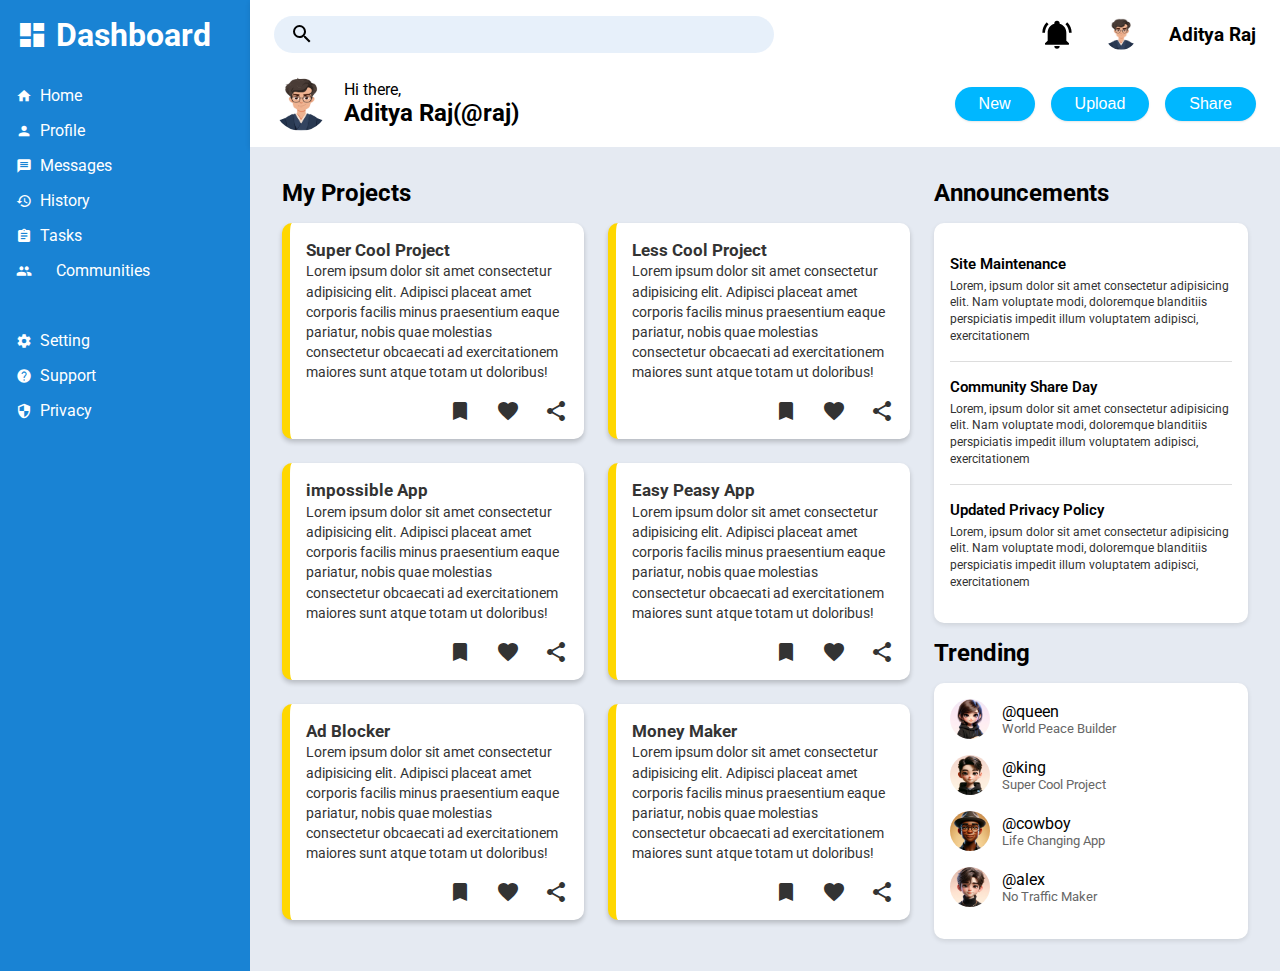
<file: Admin-Dashboard/index.html>
<!DOCTYPE html>
<html lang="en">
<head>
    <meta charset="UTF-8">
    <meta name="viewport" content="width=device-width, initial-scale=1.0">
    <title>Admin Dashboard</title>
    <link href="https://fonts.googleapis.com/icon?family=Material+Icons" rel="stylesheet">
    <link rel="stylesheet" href="style.css">
</head>
<body>
    <aside class="sidebar">
        <div class="sidebar-header">
            <span class="material-icons">dashboard</span>
            <h1>Dashboard</h1>
        </div>

        <nav class="sidebar-nav-main">
            <ul>
                <li class="nav-item">
                    <span class="material-icons">home</span>
                    <p>Home</p>
                </li>
                <li class="nav-item">
                    <span class="material-icons">person</span>
                    <p>Profile</p>
                </li>
                <li class="nav-item">
                    <span class="material-icons">message</span>
                    <p>Messages</p>
                </li>
                <li class="nav-item">
                    <span class="material-icons">history</span>
                    <p>History</p>
                </li>
                <li class="nav-item">
                    <span class="material-icons">assignment</span>
                    <p>Tasks</p>
                </li>
                <li class="nav-item">
                    <span class="material-icons">groups</span>
                    <p>Communities</p>
                </li>

                <br>
                
                <li class="nav-item">
                    <span class="material-icons">settings</span>
                    <p>Setting</p>
                </li>
                <li class="nav-item">
                    <span class="material-icons">help</span>
                    <p>Support</p>
                </li>
                <li class="nav-item">
                    <span class="material-icons">security</span>
                    <p>Privacy</p>
                </li>
            </ul>
    </aside>

    <header class="header">
        <div class="top-header">
            <div class="search-bar">
                <img class="search-icon" src="img/magnify.svg" alt="Search Icon" title="Search Icon">
                <input class="input-box" type="text">
            </div>
            <div class="profile">
                <img class="bell-ring" src="img/bell-ring.svg" alt="Notification Icon">
                <img class="avatar" src="img/avatar.jpg" alt="Profile Avatar">
                <span class="name">Aditya Raj</span>
            </div>
        </div>
        <div class="bottom-header">
            <div class="greeting-area">
                <img class="profile-avatar" src="img/avatar.jpg" alt="Profile Avatar">
                <div class="greeting">
                    <p class="greeting">Hi there,</p>
                    <p class="name-id"><strong>Aditya Raj(@raj)</strong></p>
                </div>
            </div>
            <div class="action-buttons">
                <button class="action">New</button>
                <button class="action">Upload</button>
                <button class="action">Share</button>
            </div>
        </div>
    </header>

    <main class="content">
        <section class="project-section">
            <h2>My Projects</h2>
            <div class="project-cards">
                <div class="project-card super-cool-project">
                    <div class="card-content">
                        <h3>Super Cool Project</h3>
                        <p>
                            Lorem ipsum dolor sit amet consectetur adipisicing elit. Adipisci placeat amet corporis facilis minus praesentium eaque pariatur, nobis quae molestias consectetur obcaecati ad exercitationem maiores sunt atque totam ut doloribus!
                        </p>
                    </div>
                    <div class="actions">
                        <span class="material-icons">bookmark</span>
                        <span class="material-icons">favorite</span>
                        <span class="material-icons">share</span>
                    </div>
                </div>

                <div class="project-card less-cool-project">
                    <div class="card-content">
                        <h3>Less Cool Project</h3>
                        <p>
                            Lorem ipsum dolor sit amet consectetur adipisicing elit. Adipisci placeat amet corporis facilis minus praesentium eaque pariatur, nobis quae molestias consectetur obcaecati ad exercitationem maiores sunt atque totam ut doloribus!
                        </p>
                    </div>
                    <div class="actions">
                        <span class="material-icons">bookmark</span>
                        <span class="material-icons">favorite</span>
                        <span class="material-icons">share</span>
                    </div>
                </div>

                <div class="project-card impossible-app">
                    <div class="card-content">
                        <h3>impossible App</h3>
                        <p>
                            Lorem ipsum dolor sit amet consectetur adipisicing elit. Adipisci placeat amet corporis facilis minus praesentium eaque pariatur, nobis quae molestias consectetur obcaecati ad exercitationem maiores sunt atque totam ut doloribus!
                        </p>
                    </div>
                    <div class="actions">
                        <span class="material-icons">bookmark</span>
                        <span class="material-icons">favorite</span>
                        <span class="material-icons">share</span>
                    </div>
                </div>

                <div class="project-card easy-peasy-app">
                    <div class="card-content">
                        <h3>Easy Peasy App</h3>
                        <p>
                            Lorem ipsum dolor sit amet consectetur adipisicing elit. Adipisci placeat amet corporis facilis minus praesentium eaque pariatur, nobis quae molestias consectetur obcaecati ad exercitationem maiores sunt atque totam ut doloribus!
                        </p>
                    </div>
                    <div class="actions">
                        <span class="material-icons">bookmark</span>
                        <span class="material-icons">favorite</span>
                        <span class="material-icons">share</span>
                    </div>
                </div>

                <div class="project-card ad-blocker">
                    <div class="card-content">
                        <h3>Ad Blocker</h3>
                        <p>
                            Lorem ipsum dolor sit amet consectetur adipisicing elit. Adipisci placeat amet corporis facilis minus praesentium eaque pariatur, nobis quae molestias consectetur obcaecati ad exercitationem maiores sunt atque totam ut doloribus!
                        </p>
                    </div>
                    <div class="actions">
                        <span class="material-icons">bookmark</span>
                        <span class="material-icons">favorite</span>
                        <span class="material-icons">share</span>
                    </div>
                </div>

                <div class="project-card money-maker">
                    <div class="card-content">
                        <h3>Money Maker</h3>
                        <p>
                            Lorem ipsum dolor sit amet consectetur adipisicing elit. Adipisci placeat amet corporis facilis minus praesentium eaque pariatur, nobis quae molestias consectetur obcaecati ad exercitationem maiores sunt atque totam ut doloribus!
                        </p>
                    </div>
                    <div class="actions">
                        <span class="material-icons">bookmark</span>
                        <span class="material-icons">favorite</span>
                        <span class="material-icons">share</span>
                    </div>
                </div>
            </div>
        </section>

        <aside class="info-panel">
            <h2>Announcements</h2>
            <section class="announcements">
                <div class="announcement">
                    <h5>Site Maintenance</h5>
                    <p>Lorem, ipsum dolor sit amet consectetur adipisicing elit. Nam voluptate modi, doloremque blanditiis perspiciatis impedit illum voluptatem adipisci, exercitationem</p>
                </div>
                <div class="announcement">
                    <h5>Community Share Day</h5>
                    <p>Lorem, ipsum dolor sit amet consectetur adipisicing elit. Nam voluptate modi, doloremque blanditiis perspiciatis impedit illum voluptatem adipisci, exercitationem</p>
                </div>
                <div class="announcement">
                    <h5>Updated Privacy Policy</h5>
                    <p>Lorem, ipsum dolor sit amet consectetur adipisicing elit. Nam voluptate modi, doloremque blanditiis perspiciatis impedit illum voluptatem adipisci, exercitationem</p>
                </div>
            </section>

            <h2>Trending</h2>
            <section class="trending">
                
                <div class="trending-items">
                    <img class="trending-avatar" src="img/uifaces-cartoon-image (1).jpg" alt="profile-avatar">
                    <div class="trending-info">
                        <p class="user-name">@queen</p>
                        <p class="project-name">World Peace Builder</p>
                    </div>
                </div>

                <div class="trending-items">
                    <img class="trending-avatar" src="img/uifaces-cartoon-image (2).jpg" alt="profile-avatar">
                    <div class="trending-info">
                        <p class="user-name">@king</p>
                        <p class="project-name">Super Cool Project</p>
                    </div>
                </div>

                <div class="trending-items">
                    <img class="trending-avatar" src="img/uifaces-cartoon-image (3).jpg" alt="profile-avatar">
                    <div class="trending-info">
                        <p class="user-name">@cowboy</p>
                        <p class="project-name">Life Changing App</p>
                    </div>
                </div>

                <div class="trending-items">
                    <img class="trending-avatar" src="img/uifaces-cartoon-image.jpg" alt="profile-avatar">
                    <div class="trending-info">
                        <p class="user-name">@alex</p>
                        <p class="project-name">No Traffic Maker</p>
                    </div>
                </div> 
            </section>
        </aside>
    </main>
</body>
</html>
</file>
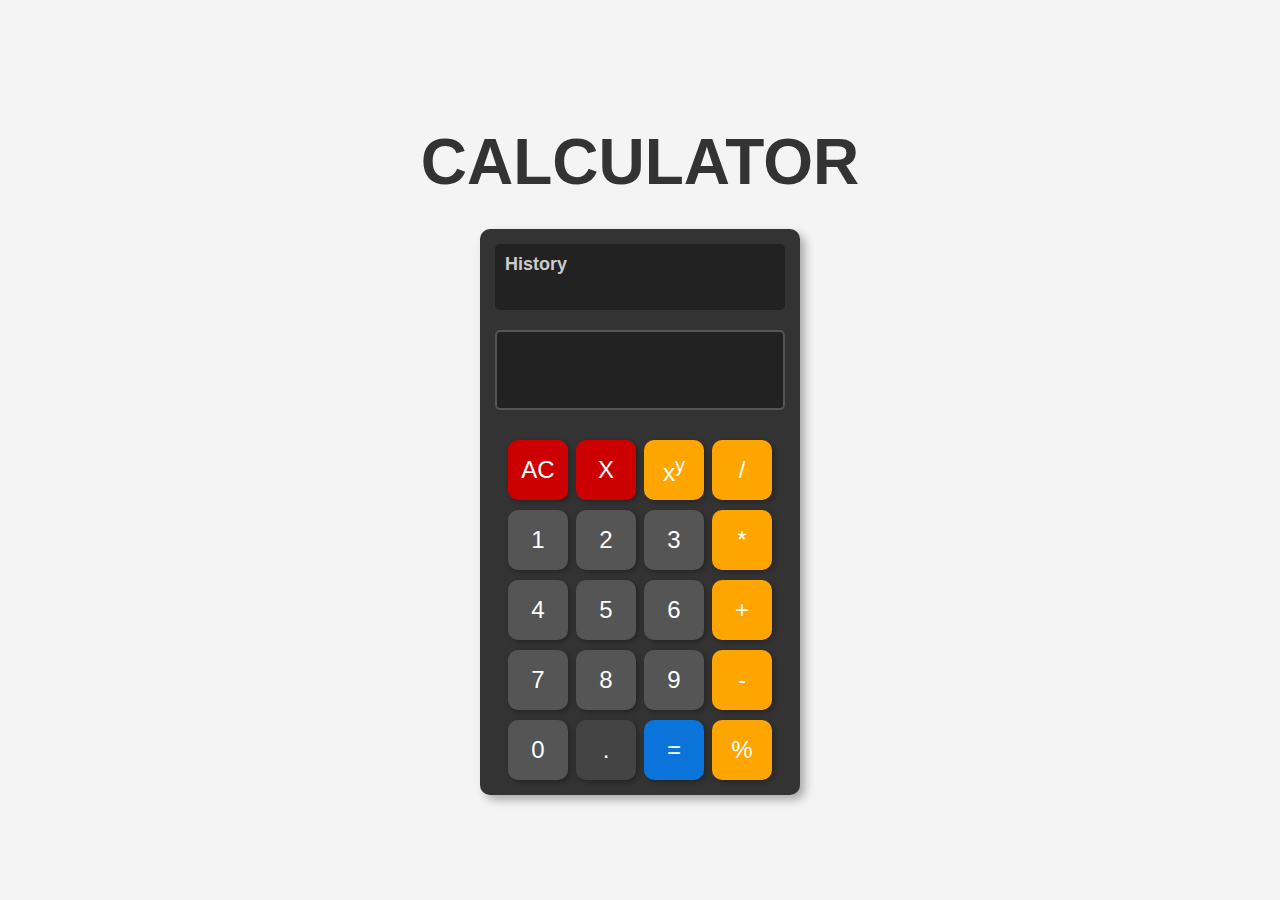
<file: Calculator/index.html>
<!DOCTYPE html>
<html lang="en">
<head>
    <meta charset="UTF-8">
    <meta name="viewport" content="width=device-width, initial-scale=1.0">
    <title>Calculator</title>
    <link rel = "stylesheet" href="style.css">
</head>
<body>
    <div class="heading">CALCULATOR</div>
    <div class="container">
        <div id = "history-container">
            <h3>History</h3>
            <div id="history"></div>
        </div>
        <div id="screen"></div>
    
        <div class="row">
            <button id="all-clear">AC</button>
            <button id="clear">X</button>
            <button class="operator">x<sup>y</sup></button>
            <button class="operator">/</button>
        </div>
    
        <div class="row">
            <button class="digit">1</button>
            <button class="digit">2</button>
            <button class="digit">3</button>
            <button class="operator">*</button>
        </div>
    
        <div class="row">
            <button class="digit">4</button>
            <button class="digit">5</button>
            <button class="digit">6</button>
            <button class="operator">+</button>
        </div>
    
        <div class="row">
            <button class="digit">7</button>
            <button class="digit">8</button>
            <button class="digit">9</button>
            <button class="operator">-</button>
        </div>
    
        <div class="row">
            <button class="digit">0</button>
            <button id="dot">.</button>
            <button id="equal-to">=</button>
            <button class = "operator">%</button>
        </div>   
    </div>
    
    <script src="script.js"></script>
</body>
</html>
</file>
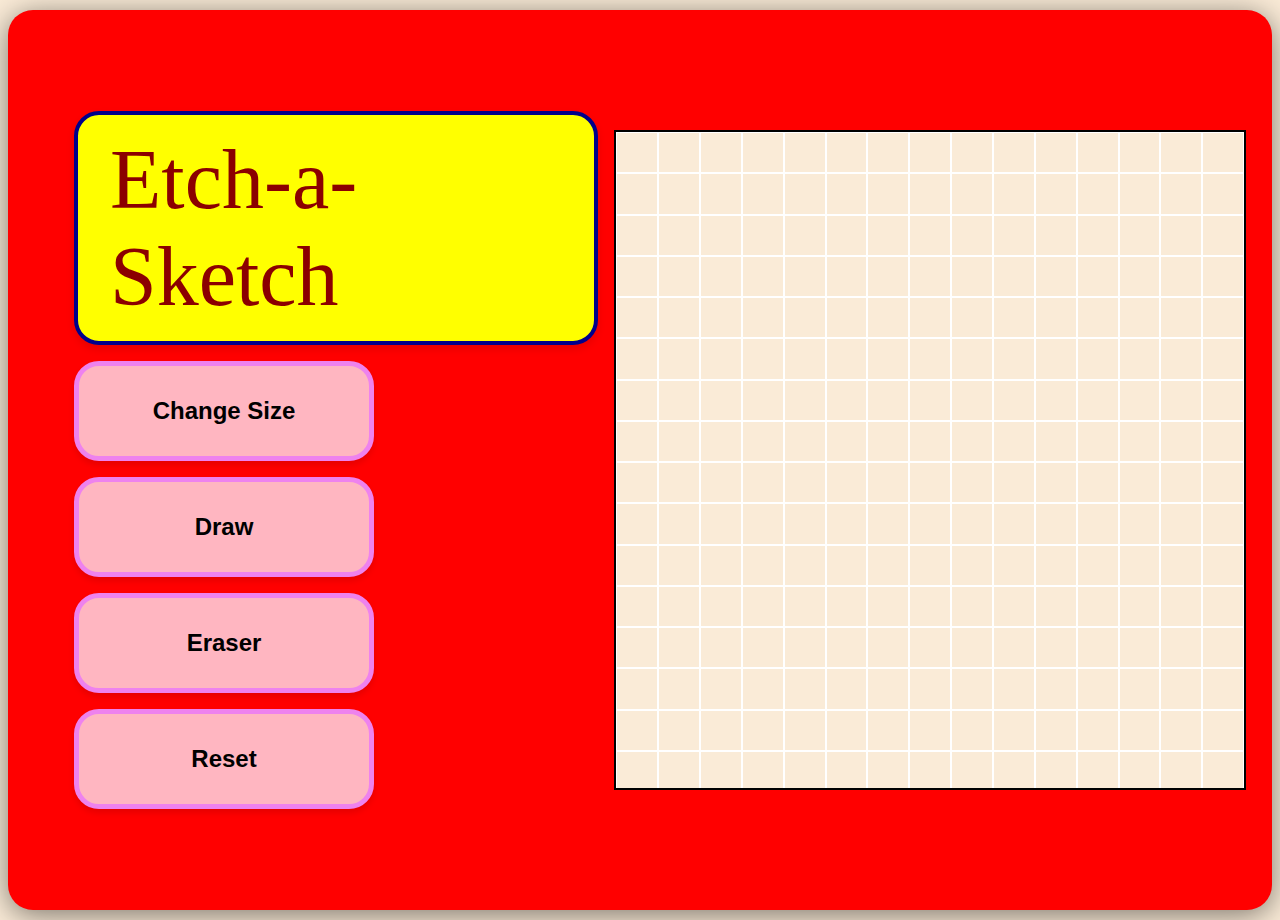
<file: Etch-a-Sketch/index.html>
<!DOCTYPE html>
<html lang="en">
<head>
    <meta charset="UTF-8">
    <meta name="viewport" content="width=device-width, initial-scale=1.0">
    <title>Etch-a-Sketch</title>
    <link rel="stylesheet" href="style.css">
</head>
<body>
    <div class = "bigConatiner">
        <div class = "left">
            <div class = "heading">Etch-a-Sketch</div>
            <button id = "size">Change Size</button>
            <button id = "draw">Draw</button>
            <button id = "erase">Eraser</button>
            <button id = "reset">Reset</button>
        </div>
        <div class = "container"></div>
    </div>

    <script src = "script.js"></script>
    
</body>
</html>
</file>
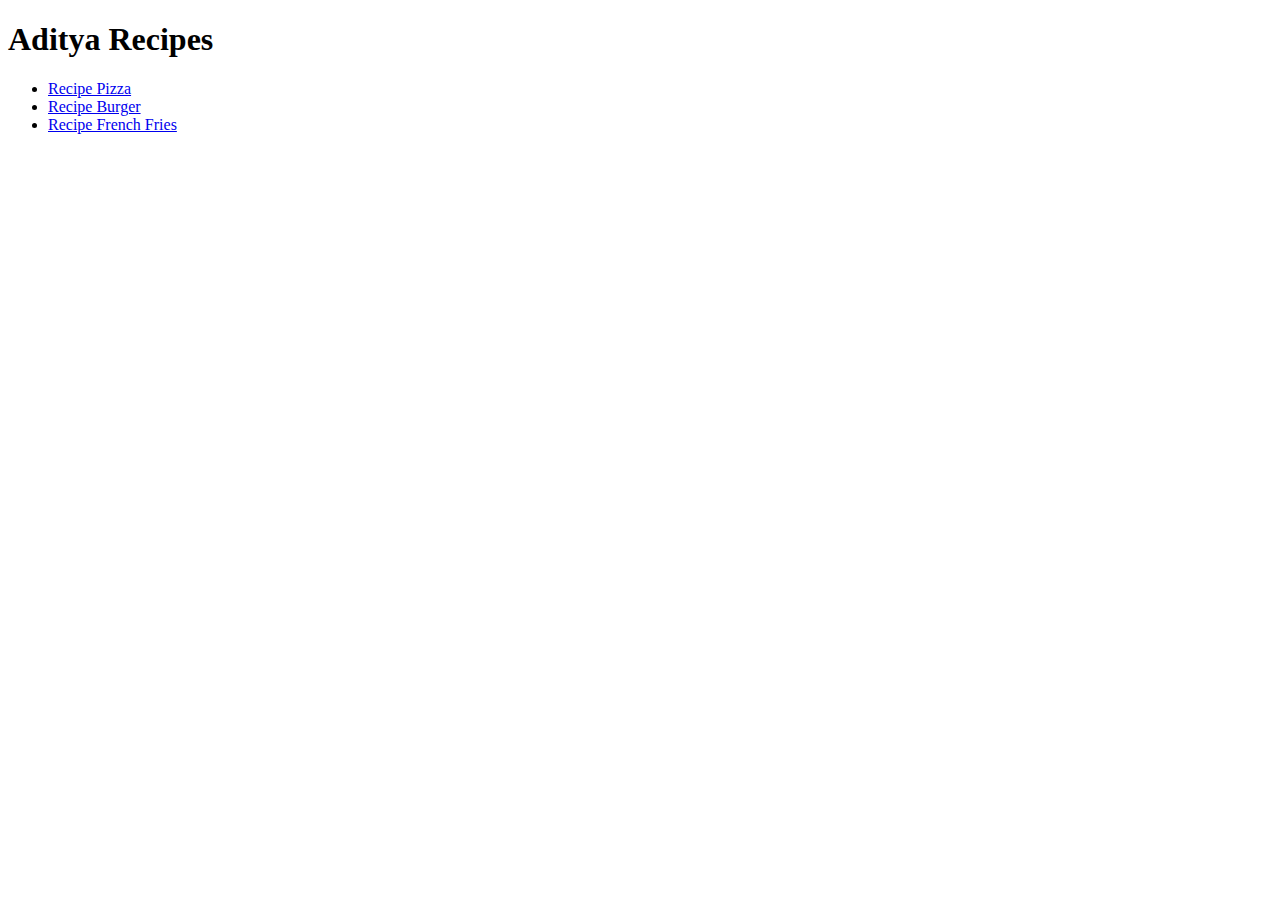
<file: odin-recipes/index.html>
<!DOCTYPE html>
<html lang="en">
<head>
    <meta charset="UTF-8">
    <meta name="viewport" content="width=device-width, initial-scale=1.0">
    <title>Aditya</title>
</head>
<body>
    <h1>Aditya Recipes</h1>
    <ul>
    <li><a href="recipes/pizza.html">Recipe Pizza</a></li>
    <li><a href="recipes/burger.html">Recipe Burger</a></li>
    <li><a href="recipes/french-fries.html">Recipe French Fries</a></li>
    </ul>
</body>
</html>
</file>
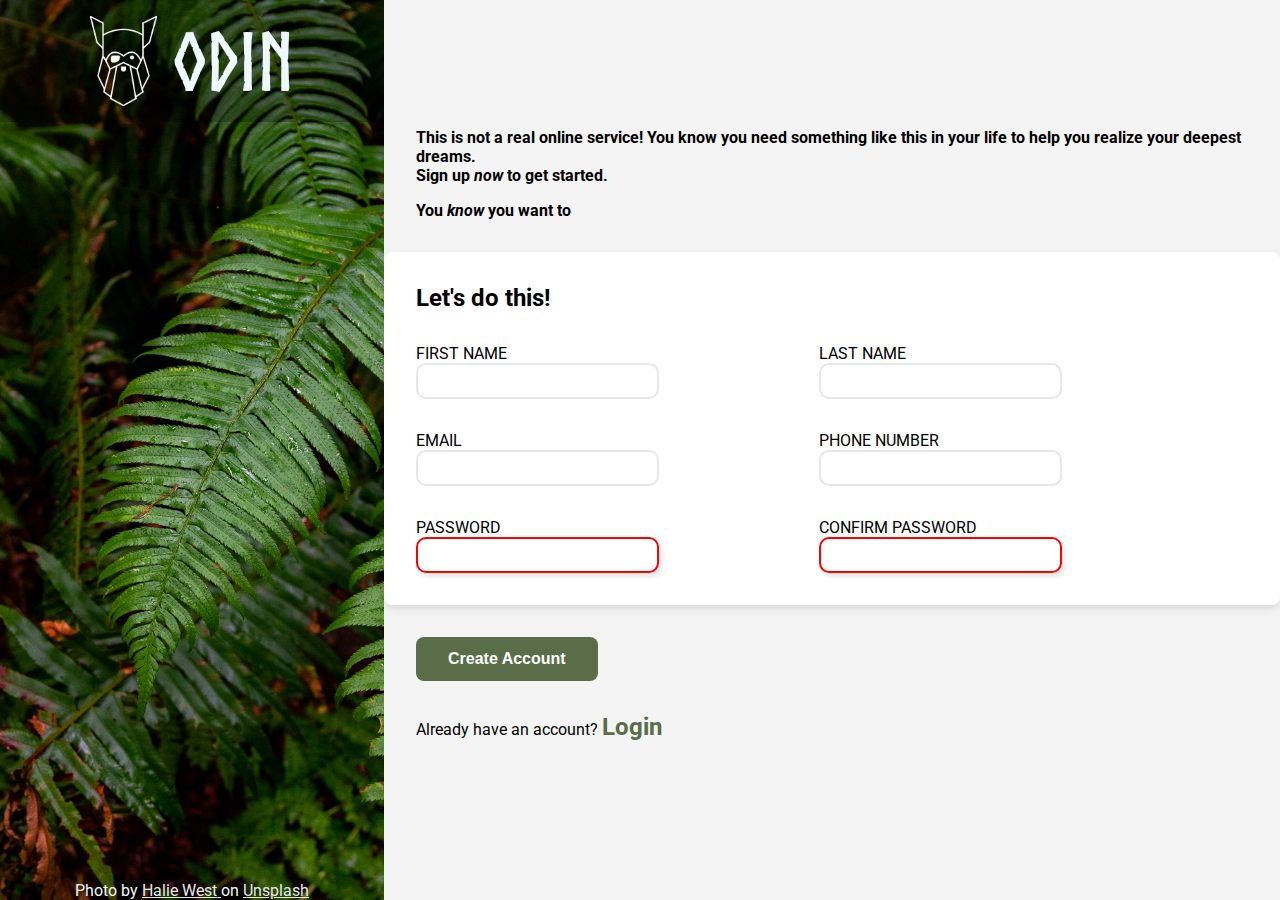
<file: Sign-up-Form/index.html>
<!DOCTYPE html>
<html lang="en">
<head>
    <meta charset="UTF-8">
    <meta name="viewport" content="width=device-width, initial-scale=1.0">
    <title>ODIN Sign-Up</title>
    <link rel="stylesheet" href="style.css">
</head>
<body>
    <aside>
        <div class="logo-container">
            <img class="logo" src="assets/odin-lined.png" alt="odin logo">
            <h1 id="logo-name">ODIN</h1>
        </div>

        <div class="credit">
            <p>Photo by <a href="https://unsplash.com/@haliewestphoto" target="_blank">Halie West </a>on <a href="https://unsplash.com/photos/green-leaf-plant-in-close-up-photography-25xggax4bSA">Unsplash</a></p>
        </div>
    </aside>

    <main>
        <div class="description">
            <p>
                This is not a real online service! You know you need something like this in your life to help you realize your deepest dreams.
                <br>Sign up <em>now</em> to get started.
            </p>
            <p>You <em>know</em> you want to</p>
        </div>

        <div class="form-content">
            <form action="#" method="post" class="form">
                <fieldset>
                    <div>
                        <legend>Let's do this!</legend>
                    </div>

                    <div class="rows">
                        <div>
                            <label for="first_name">FIRST NAME</label>
                            <input type="text" id="first_name" name="first_name" minlength="3" maxlength="20" pattern="[A-Za-z]+" title="First name should only contain letters (3–20 characters)" required>
                        </div>
                        <div>
                            <label for="last_name">LAST NAME</label>
                            <input type="text" id="last_name" name="last_name" minlength="3" maxlength="20" pattern="[A-Za-z]+" 
                            title="Last name should only contain letters (3–20 characters)" required>
                        </div>
                    </div>
                
                    <div class="rows">
                        <div>
                            <label for="email_address">EMAIL</label>
                            <input type="email" id="email_address" name="email_address"  title="Please enter a valid email address" required>
                        </div>
                        <div>
                            <label for="phone_no">PHONE NUMBER</label>
                            <input type="tel" id="phone_no" name="phone_no"  pattern="[0-9]{10}" inputmode="numeric"
                            title="Enter a 10-digit phone number without spaces or symbols" required>
                        </div>
                    </div>
                    <div class="rows">
                        <div>
                            <label for="password">PASSWORD</label>
                            <input type="password" id="password" name="password" minlength="6" title="Password must be at least 6 characters long" required>
                        </div>
                        <div>
                            <label for="confirm_password">CONFIRM PASSWORD</label>
                            <input type="password" name="confirm_password"
                            id="confirm_password" minlength="6"
                            title="Please confirm your password"  required>
                        </div>
                    </div>
                </fieldset>

                <div class="create-account">
                    <button type="submit" class="submit">Create Account</button>
                </div>  
            </form>

            <div class="bottom-text">
                <p>Already have an account? <a href="#" class="login">Login</a></p>
            </div>
        </div>
    </main>
</body>
</html>
</file>
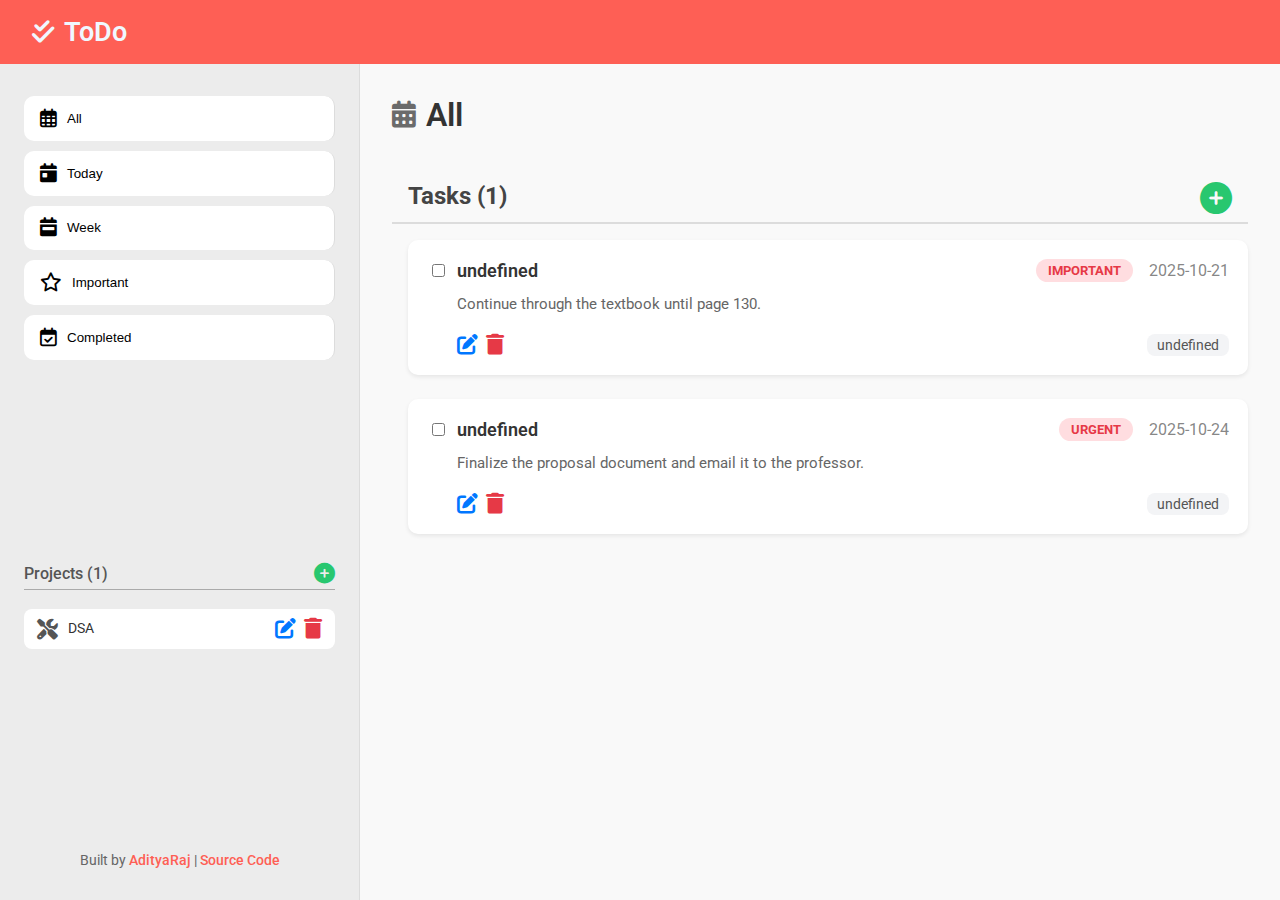
<file: ToDoApp/index.html>
<!DOCTYPE html>
<html lang="en">
<head>
    <meta charset="UTF-8">
    <meta name="viewport" content="width=device-width, initial-scale=1.0">
    <title>ToDo App</title>
    <link rel="stylesheet" href="style.css">
    <link rel="stylesheet" href="https://cdnjs.cloudflare.com/ajax/libs/font-awesome/6.4.2/css/all.min.css">
</head>
<body>
    <header id="header">
        <h1><i class="fa-solid fa-check-double"></i> ToDo</h1>
    </header>

    <nav id="sidebar">
        <div class="sidebar-nav">
            <button class="nav-link">
                <i class="fa-regular fa-calendar-days all-icon"></i>
                <p>All</p>
            </button>
            <button class="nav-link">
                <i class="fa fa-calendar-day today-icon"></i>
                <p>Today</p>
            </button>
            <button class="nav-link">
                <i class="fa-solid fa-calendar-week week-icon"></i>
                <p>Week</p>
            </button>
            <button class="nav-link">
                <i class="fa-regular fa-star important-icon"></i>
                <p>Important</p>
            </button>
            <button class="nav-link">
                <i class="fa-regular fa-calendar-check completed-icon"></i>
                <p>Completed</p>
            </button>
        </div>

        <div class="project-section">
            <div class="project-header">
                <p>Projects (1)</p>
                <button>
                    <i class="fa-solid fa-circle-plus icon add-icon"></i>
                </button>
            </div>

            <div class="project-list">
                <div class="project-item">
                    <div class="project-item-name">
                        <i class="fa-solid fa-screwdriver-wrench icon"></i>
                        <p class="project-name">DSA</p>
                    </div>
                    <div class="project-item-actions">
                        <button>
                            <i class="fa-solid fa-pen-to-square icon edit-icon" title="Edit"></i>
                        </button>
                        <button>
                            <i class="fa-solid fa-trash icon delete-icon" title="Delete"></i>
                        </button>
                    </div>
                </div>
            </div>
        </div>

        <div class="footer">
                <p>Built by <a> AdityaRaj</a> | <a>Source Code</a></p>
        </div>
    </nav>

    <main id="main-content">
        <div class="content-header">
            <i class="fa-solid fa-calendar-days icon calendar-icon"></i>
            <h2 class="content-title">All</h2>
        </div>

        <div class="tasks-container">
            <div class="tasks-header">
                <h3>Tasks (1)</h3>
                <i class="fa-solid fa-circle-plus icon add-icon"></i>
            </div>

            <div class="task-list js-task-list">
                <div class="task-card js-task-card">
                    <div class="task-header">
                        <div class="task-title">
                            <input type="checkbox">
                            <p>Study Data Structures and Algorithms</p>
                        </div>

                        <div class="task-info">
                            <span class="priority important">Important</span>
                            <p class="task-date">22 Oct 2025</p>
                        </div>
                    </div>
                    <p class="task-description">Continue through the textbook until page 130.</p>
                    <div class="task-actions-and-tags">
                        <div class="task-action-buttons">
                            <button class="edit-btn">
                                <i class="fa-solid fa-pen-to-square icon edit-icon"></i>
                            </button>
                            <button class="delete-btn">
                                <i class="fa-solid fa-trash icon delete-icon"></i>
                            </button>
                        </div>
                        <p class="task-tag"># DSA</p>
                    </div>
                </div>
            </div>
        </div>
    </main>

    <script type="module" src="scripts/main.js"></script>
</body>
</html>
</file>
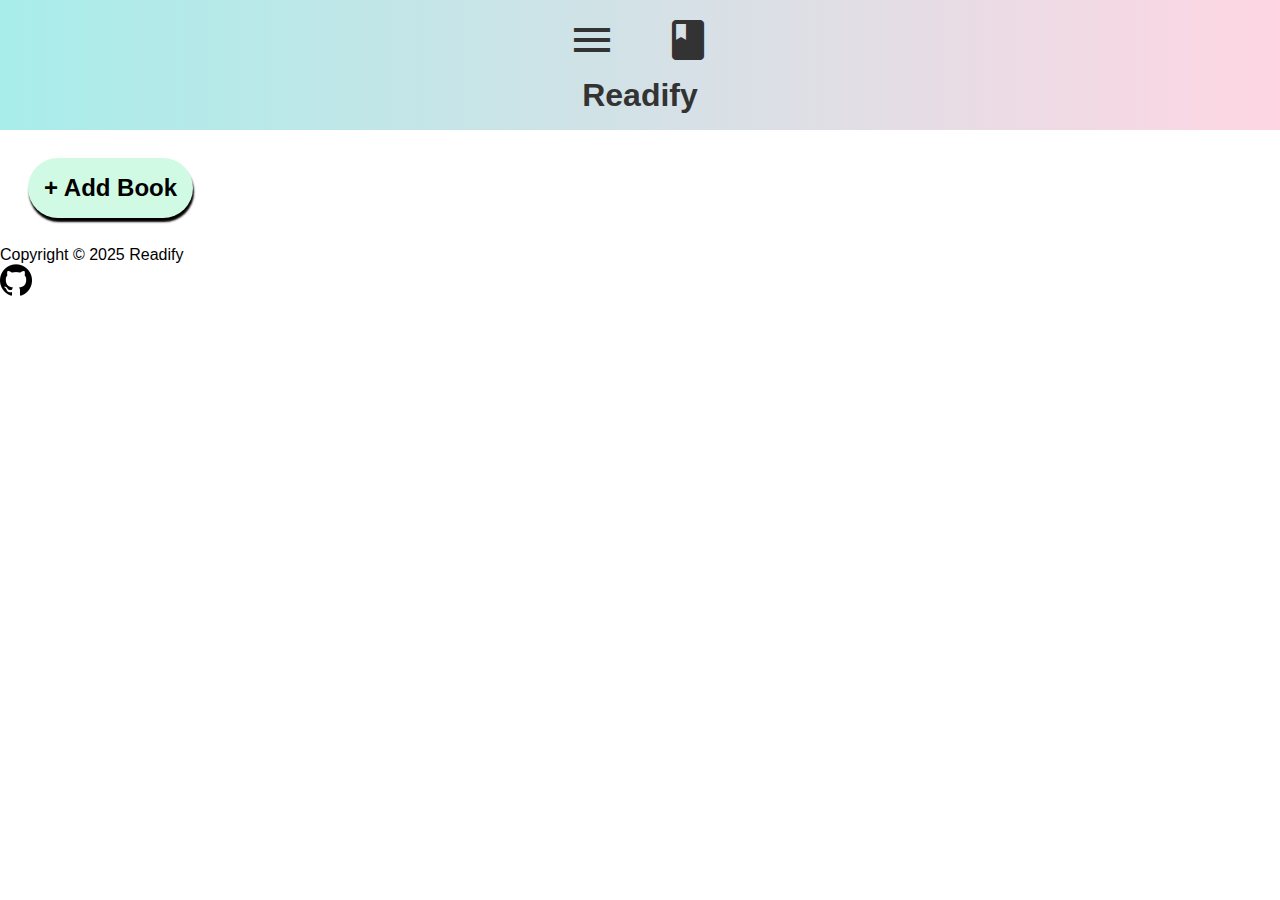
<file: library.html>
<!DOCTYPE html>
<html lang="en">
<head>
    <meta charset="UTF-8">
    <meta name="viewport" content="width=device-width, initial-scale=1.0">
    <title>Library</title>
    <link href="https://fonts.googleapis.com/icon?family=Material+Icons" rel="stylesheet">
    <link rel="stylesheet" href="styles/style.css">
</head>
<body>
    <header class="header">
        <span class="material-icons">menu_book</span>
        <h1 class="heading">Readify</h1>
    </header>

    <main>
        <section class="add">
            <button class="add-book-btn">+ Add Book</button>
        </section>

        <section class="content">

        </section>
    </main>

    <footer>
        <p>Copyright &copy; 2025 Readify</p>
        <a href="https://github.com/Adityaraj-star/Library"><img src="img/github.png" alt="github repository for Readify" width="32px" height="32px"></a>
    </footer>
</body>
</html>
</file>
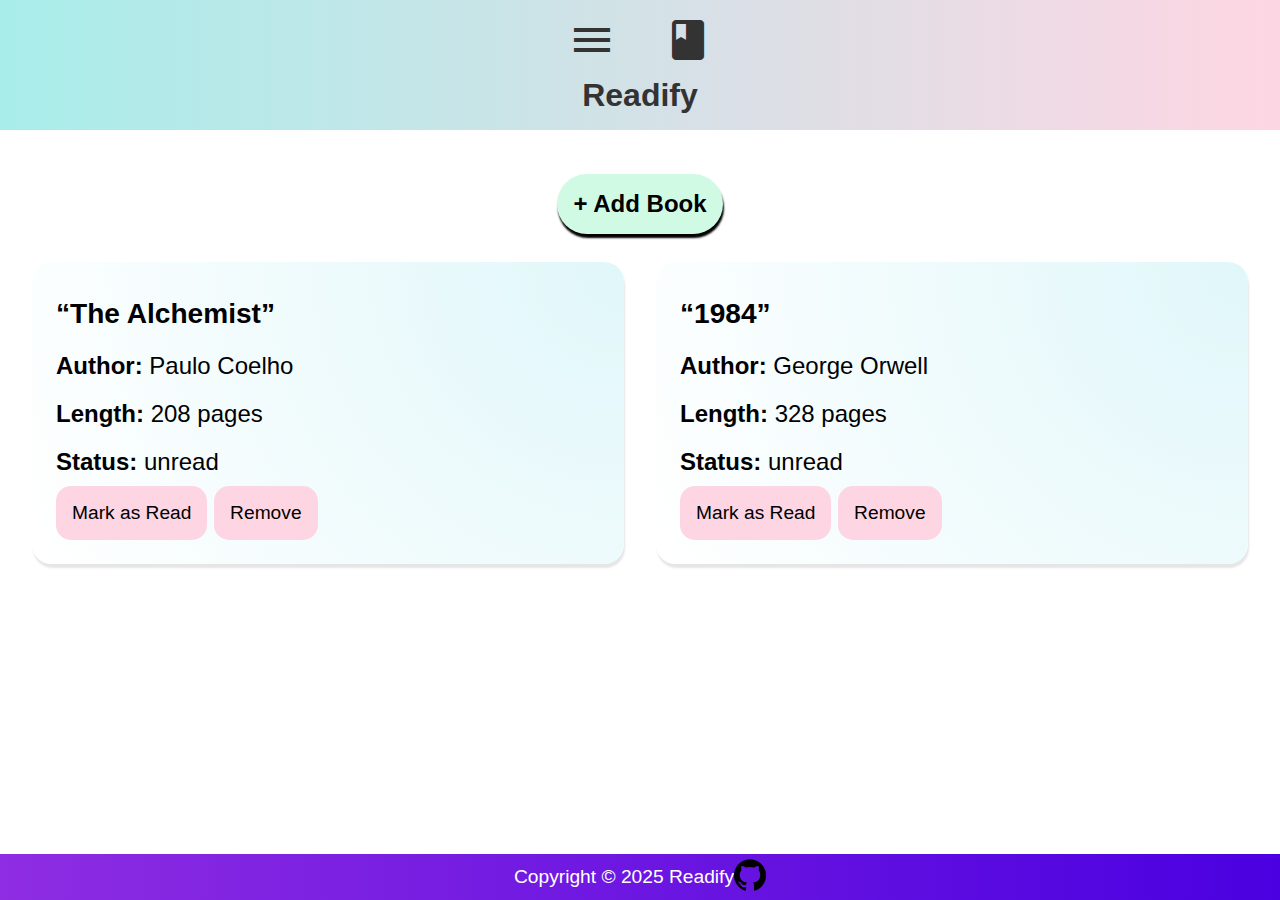
<file: readify.html>
<!DOCTYPE html>
<html lang="en">
<head>
    <meta charset="UTF-8">
    <meta name="viewport" content="width=device-width, initial-scale=1.0">
    <title>Library</title>
    <link href="https://fonts.googleapis.com/icon?family=Material+Icons" rel="stylesheet">
    <link rel="stylesheet" href="styles/style.css">
</head>
<body>
    <header class="header">
        <span class="material-icons">menu_book</span>
        <h1 class="heading">Readify</h1>
    </header>

    <main class="main-content">
        <div class="add">
            <button class="add-book-btn js-add-book-btn">+ Add Book</button>
        </div>

        <section class="content">
            <article class="books-info">
                <h3><q>The Alchemist</q></h3>
                <p><strong>Author: </strong>Paulo Coelho</p>
                <p><strong>Length: </strong>208 pages</p>
                <p><strong>Status: </strong>Unread</p>
                <div class="action-buttons">
                    <button class="action js-mark-read">Mark as Read</button>
                    <button class="action js-remove">Remove</button>
                </div>
            </article>

            <article class="books-info">
                <h3><q>1984</q></h3>
                <p><strong>Author: </strong>George Orwell</p>
                <p><strong>Pages: </strong>328 pages</p>
                <p><strong>Status: </strong>Unread</p>
                <div class="action-buttons">
                    <button class="action">Mark as Read</button>
                    <button class="action">Remove</button>
                </div>
            </article>
        </section>
    </main>

    <footer class="footer">
        <p class="copyright">Copyright &copy; 2025 Readify</p>
        <a href="https://github.com/Adityaraj-star/Library"><img src="img/github.png" alt="github repository for Readify" width="32px" height="32px"></a>
    </footer>

    <dialog class="js-form-dialog">
        <form method="dialog" class="js-book-form">
            <fieldset class="form_container">
                <div class="caption_container">
                    <legend>Add New Book</legend>
                </div>

                <div class="book_details">

                    <div class="detail">
                        <label for="book_title">Book Title</label>
                        <input class="js-book-title" type="text" id="book_title" name="bookTitle" placeholder="Enter Book Title" required autofocus>
                    </div>

                    <div class="detail">
                        <label for="book_author">Book Author</label>
                        <input class="js-book-author" type="text" id="book_author" name="bookAuthor" placeholder="Enter Book Author" required>
                    </div>

                    <div class="detail">
                        <label for="book_pages">No. of Pages</label>
                        <input class="js-book-pages" type="number" id="book_pages" name="bookPages" placeholder="Enter Pages" required> 
                    </div>

                </div>

                <div class="toggle_container">
                    <label class="switch">
                        <input class="js-book-status" type="checkbox" name="read">
                        <span class="slider"></span>
                    </label>
                    <span class="toggle-label">Did you read this?</span>
                </div>

                <div class="buttons_container">
                    <button type="submit" class="confirm_btn js-confirm-btn" value="confirm">CONFIRM</button>
                    <button  type="reset" class="reset_btn" value="reset">RESET</button>
                </div>

                
            </fieldset>
        </form>
    </dialog>

    <script type="module" src="scripts/readify.js"></script>   
</body>
</html>
</file>
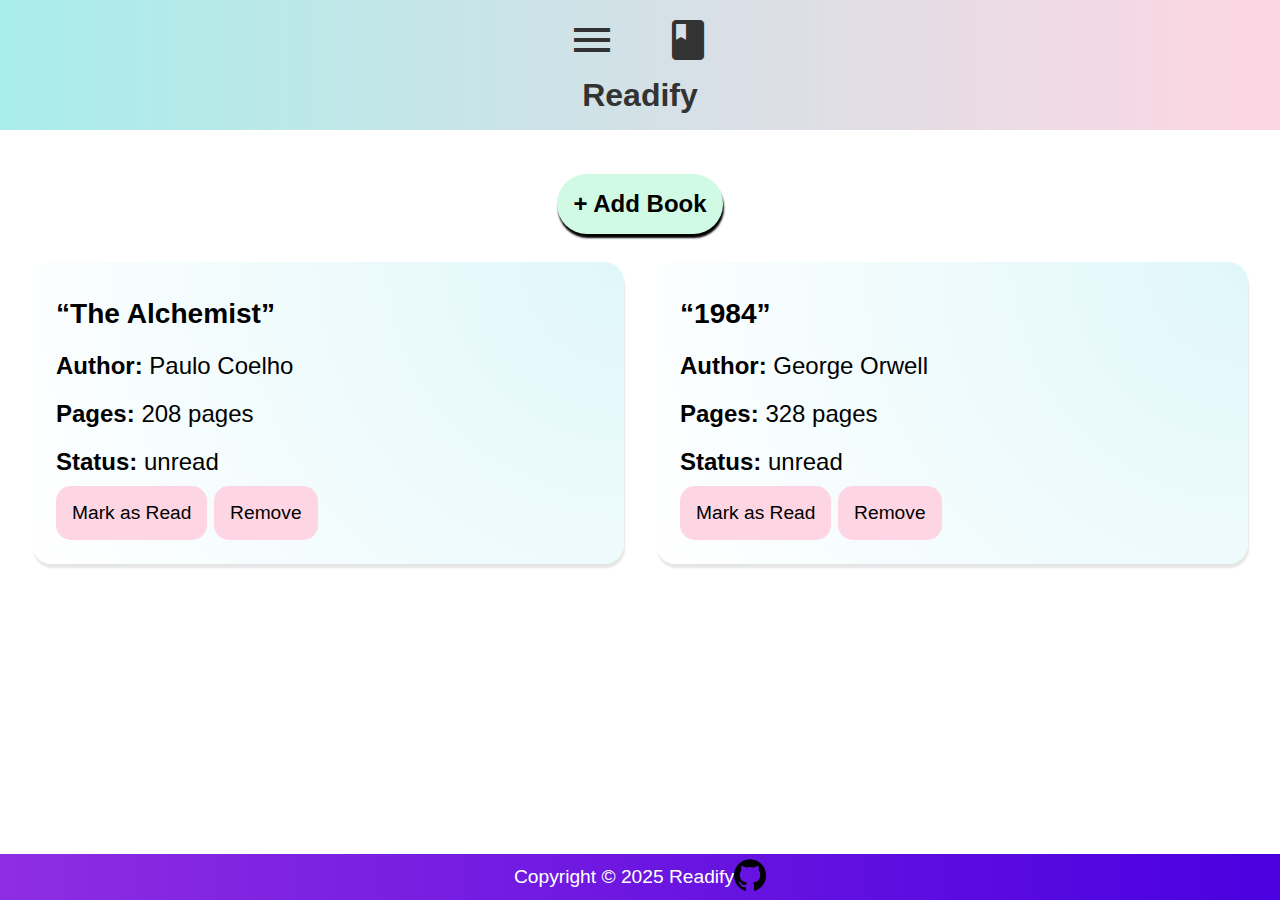
<file: Library/readify.html>
<!DOCTYPE html>
<html lang="en">
<head>
    <meta charset="UTF-8">
    <meta name="viewport" content="width=device-width, initial-scale=1.0">
    <title>Library</title>
    <link href="https://fonts.googleapis.com/icon?family=Material+Icons" rel="stylesheet">
    <link rel="stylesheet" href="styles/style.css">
</head>
<body>
    <header class="header">
        <span class="material-icons">menu_book</span>
        <h1 class="heading">Readify</h1>
    </header>

    <main class="main-content">
        <div class="add">
            <button class="add-book-btn js-add-book-btn">+ Add Book</button>
        </div>

        <section class="content">
        </section>
    </main>

    <footer class="footer">
        <p class="copyright">Copyright &copy; 2025 Readify</p>
        <a href="https://github.com/Adityaraj-star/Library"><img src="img/github.png" alt="github repository for Readify" width="32px" height="32px"></a>
    </footer>

    <dialog class="js-form-dialog">
        <form method="dialog" class="js-book-form">
            <fieldset class="form_container">
                <div class="caption_container">
                    <legend>Add New Book</legend>
                </div>

                <div class="book_details">

                    <div class="detail">
                        <label for="book_title">Book Title</label>
                        <input class="js-book-title" type="text" id="book_title" name="bookTitle" placeholder="Enter Book Title" required autofocus>
                    </div>

                    <div class="detail">
                        <label for="book_author">Book Author</label>
                        <input class="js-book-author" type="text" id="book_author" name="bookAuthor" placeholder="Enter Book Author" required>
                    </div>

                    <div class="detail">
                        <label for="book_pages">No. of Pages</label>
                        <input class="js-book-pages" type="number" id="book_pages" name="bookPages" placeholder="Enter Pages" required> 
                    </div>

                </div>

                <div class="toggle_container">
                    <label class="switch">
                        <input class="js-book-status" type="checkbox" name="read">
                        <span class="slider"></span>
                    </label>
                    <span class="toggle-label">Did you read this?</span>
                </div>

                <div class="buttons_container">
                    <button type="submit" class="confirm_btn js-confirm-btn" value="confirm">CONFIRM</button>
                    <button  type="reset" class="reset_btn" value="reset">RESET</button>
                </div>

                
            </fieldset>
        </form>
    </dialog>

    <script type="module" src="scripts/readify.js"></script>   
</body>
</html>
</file>
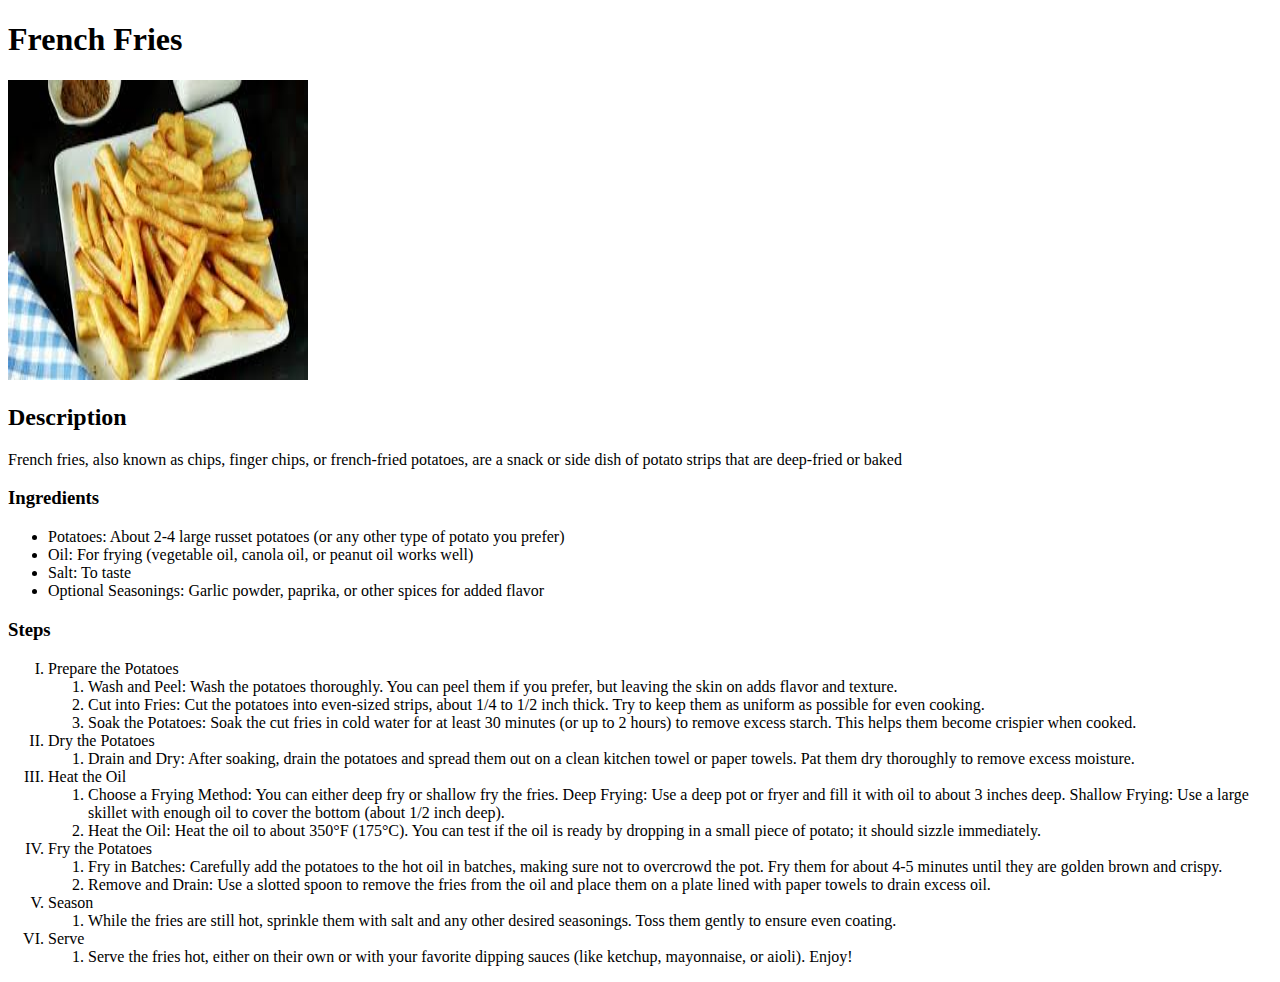
<file: recipes/french-fries.html>
<!DOCTYPE html>
<html lang="en">
<head>
    <meta charset="UTF-8">
    <meta name="viewport" content="width=device-width, initial-scale=1.0">
    <title>Document</title>

</head>
<body>
    <h1>French Fries</h1>
    <img src="[data-uri]" height="300" width="300">
    <h2>Description</h2>
    <p>French fries, also known as chips, finger chips, or french-fried potatoes, are a snack or side dish of potato strips that are deep-fried or baked</p>
    <h3>Ingredients</h3>
    <ul>
        <li>Potatoes: About 2-4 large russet potatoes (or any other type of potato you prefer)</li>
        <li>Oil: For frying (vegetable oil, canola oil, or peanut oil works well)</li>
        <li>Salt: To taste</li>
        <li>Optional Seasonings: Garlic powder, paprika, or other spices for added flavor</li>

    </ul>
    <h3>Steps</h3>
    <ol type="I">
        <li>Prepare the Potatoes</li>
        <ol>
            <li>Wash and Peel: Wash the potatoes thoroughly. You can peel them if you prefer, but leaving the skin on adds flavor and texture.</li>
            <li>Cut into Fries: Cut the potatoes into even-sized strips, about 1/4 to 1/2 inch thick. Try to keep them as uniform as possible for even cooking.</li>
            <li>Soak the Potatoes: Soak the cut fries in cold water for at least 30 minutes (or up to 2 hours) to remove excess starch. This helps them become crispier when cooked.</li>
        </ol>
        <li>Dry the Potatoes</li>
        <ol>
            <li>Drain and Dry: After soaking, drain the potatoes and spread them out on a clean kitchen towel or paper towels. Pat them dry thoroughly to remove excess moisture.</li>

        </ol>
        <li>Heat the Oil</li>
        <ol>
            <li>Choose a Frying Method: You can either deep fry or shallow fry the fries.

                Deep Frying: Use a deep pot or fryer and fill it with oil to about 3 inches deep.
                Shallow Frying: Use a large skillet with enough oil to cover the bottom (about 1/2 inch deep).</li>
                <li>Heat the Oil: Heat the oil to about 350°F (175°C). You can test if the oil is ready by dropping in a small piece of potato; it should sizzle immediately.</li>
            
        </ol>
        <li>Fry the Potatoes</li>
        <ol>
            <li>Fry in Batches: Carefully add the potatoes to the hot oil in batches, making sure not to overcrowd the pot. Fry them for about 4-5 minutes until they are golden brown and crispy.</li>
            <li>Remove and Drain: Use a slotted spoon to remove the fries from the oil and place them on a plate lined with paper towels to drain excess oil.</li>
        </ol>
        <li> Season</li>
        <ol>
            <li>While the fries are still hot, sprinkle them with salt and any other desired seasonings. Toss them gently to ensure even coating.</li>

        </ol>
        <li>Serve</li>
        <ol>
            <li>Serve the fries hot, either on their own or with your favorite dipping sauces (like ketchup, mayonnaise, or aioli). Enjoy!</li>
        </ol>

    </ol>
    
</body>
</html>
</file>
<file: Admin-Dashboard/style.css>
@import url("https://fonts.googleapis.com/css2?family=Roboto&display=swap");

* {
    margin: 0;
    padding: 0;
    box-sizing: border-box;
}

body {
    font-family: "Roboto", sans-serif;
    min-height: 100vh;
    display: grid;
    grid-template-columns: 250px 1fr;
    grid-template-rows: auto 1fr;
     background-color: #e5eaf2;
}

.sidebar {
    grid-row: 1 / 3;
    color: #fff;
    background-color: #1983d4;
    display: grid;
    grid-template-rows: auto 1fr auto;
    padding: 1rem;
    gap: 2rem;
}

.sidebar-header {
    display: grid;
    grid-template-columns: auto 1fr;
    align-items: center;
    gap: 0.5rem;
}

.sidebar-header .material-icons {
    color: #fff;
    font-size: 32px;
}

.sidebar-nav-main ul,
.sidebar-nav-secondary ul {
    display: grid;
    gap: 1rem;
    list-style: none;
}

.nav-item {
    display: grid;
    grid-template-columns: auto 1fr;
    align-items: center;
    gap: 0.5rem;
    cursor: pointer;
}

.nav-item:hover {
    background-color: #1578b6;
    border-radius: 8px;
    padding: 0.3rem 0.5rem;
}

.nav-item .material-icons {
    color: white;   
    font-size: 16px;
}


.header {
    grid-column: 2 / 3;
    display: grid;
    grid-template-rows: auto auto;
    gap: 1.5rem;
    padding: 1rem 1.5rem;
    background-color: #fff;
    box-shadow: 0 2px 5px rgba(0, 0, 0, 0.1);
}

.top-header {
    display: grid;
    grid-template-columns: 1fr auto;
    align-items: center;
}

.search-bar {
    display: grid;
    grid-template-columns: auto 1fr;
    align-items: center; 
    width: 100%;
    max-width: 500px;
    gap: 0.5rem;
    background: rgba(21, 103, 210, 0.1);
    border-radius: 20px;
    padding: 0.4rem 1rem;
}

.search-icon {
    width: 24px;
    height: 24px;
}

.input-box {
    width: 100%;
    border: none;
    outline: none;
    background: transparent;
    font-size: 1rem;
}

.profile {
    display: grid;
    grid-template-columns: auto auto auto;
    align-items: center;
    gap: 2rem;
}

.bell-ring, .avatar {
    width: 32px;
    height: 32px;
    border-radius: 50%;
}

.name {
    font-size: 1.2rem;
    font-weight: bold;
}

.bottom-header {
    display: grid;
    grid-template-columns: auto auto;
    justify-content: space-between;
    align-items: center;
}

.greeting-area {
    display: grid;
    grid-template-columns: auto 1fr;
    align-items: center;
    gap: 1rem;
}

.profile-avatar {
    border-radius: 50%;
    width: 54px;
    height: 54px
}

.name-id {
    font-size: 1.5rem;
}

.action-buttons {
    display: grid;
    grid-template-columns: repeat(3, auto);
    gap: 1rem;
    align-items: center;
}

.action {
    padding: 0.5rem 1.5rem;
    border-radius: 50px;
    border: none;
    outline: none;
    font-size: 1rem;
    color: white;
    background-color: rgb(0, 183, 255);
    box-shadow: 0 1px 2px rgba(0, 0, 0, 0.1);
    cursor: pointer;
    transition: background-color 0.3s ease;
}

.action:hover {
    background-color: rgb(0, 145, 210);
    transform: scale(1.05);
}

.content {
    grid-column: 2 / 3;
    padding: 2rem;
    background-color: #e5eaf2;
    display: grid;
    grid-template-columns: 2fr 1fr;
    align-items: stretch;
    gap: 1.5rem;
}

.project-section h2 {
    margin-bottom: 1rem;
}

.project-cards {
    display: grid;
    grid-template-columns: repeat(auto-fit, minmax(260px, 1fr)); 
    gap: 1.5rem;
}

.project-card {
    padding: 1rem;
    display: grid;
    grid-template-rows: 1fr auto;
    background-color: #fff;
    border-left: 8px solid gold;
    border-radius: 10px;
    box-shadow: 0px 3px 5px rgba(0, 0, 0, 0.2);
    gap: 1rem;
}

.card-content {
    line-height: 1.4;
    font-size: 0.9rem;
    color: #333;
}

.actions {
  display: grid;
  grid-template-columns: repeat(3, auto);
  gap: 1.5rem;
  align-items: center;
  justify-content: end;
}

.action .material-icons {
    font-size: 24px;
    cursor: pointer;
    align-self: start;
}

.material-icons {
    font-size: 24px;
    color: #333;
    cursor: pointer;
}

.info-panel {
    align-self: start;
    display: grid;
    gap: 1rem;
}

.announcements, .trending {
    background-color: #fff;
    padding: 1rem 1rem;
    border-radius: 10px;
    box-shadow: 0px 2px 5px rgba(0, 0, 0, 0.1);
}

.announcements h3, .trending h3 {
  font-size: 1.2rem;
  margin-bottom: 1rem;
}

.announcement {
    border-bottom: 1px solid #ddd;
    padding: 1rem 0rem;
}

.announcement:last-child {
    border-bottom: none;
}

.announcement h5 {
    font-weight: 600;
    margin-bottom: 0.3rem;
    font-size: 0.95rem;
}

.announcement p {
    font-size: 0.75rem;
    color: #333;
    line-height: 1.4;
}

.trending-items {
    display: grid;
    grid-template-columns: auto 1fr;
    gap: 0.75rem;
    align-items: center;
    margin-bottom: 1rem;
}

.trending-item:last-child {
    margin-bottom: 0;
} 


.trending-avatar {
    width: 40px;
    height: 40px;
    border-radius: 50%;
}

.trending-info {
    display: flex;
    flex-direction: column;
}

.username {
  font-weight: 600;
  font-size: 0.9rem;
}

.project-name {
  font-size: 0.8rem;
  color: #666;
}
</file>
<file: Calculator/style.css>
*, *::before, *::after {
    box-sizing: border-box;
    margin: 0;
    padding: 0;
    font-family: Arial, sans-serif;
}


body {
    display: flex;
    flex-direction: column;
    justify-content: center;
    align-items: center;
    height: 100vh;
    background-color: #f4f4f4; 
    gap: 20px;
}

.heading{
    font-size: 64px;
    font-family: Arial, Helvetica, sans-serif;
    font-weight: bold;
    color: #333;
    margin-top: 20px;
    margin-bottom: 10px;
    
}


.container {
    display: flex;
    flex-direction: column;
    align-items: center;
    background-color: #333; 
    padding: 15px;
    border-radius: 10px;
    box-shadow: 5px 5px 10px rgba(0, 0, 0, 0.3);
    width: 320px;
}

#history-container {
    width: 100%;
    max-height: 150px;
    overflow-y: auto;
    background: #222;
    color: #ccc;
    padding: 10px;
    border-radius: 5px;
    text-align: left;
    margin-bottom: 20px;
}

h3 {
    color: #ccc;
    font-size: 18px;
    margin-bottom: 10px;
}  

#history {
    font-size: 1.1rem;
    color: lightgray;
    padding: 5px;
    line-height: 1.6;
    margin-bottom: 5px;

}

#screen {
    width: 100%;
    height: 80px;
    background-color: #222; 
    color: #0f0; 
    font-size: 2rem;
    text-align: right;
    padding: 10px;
    border: 2px solid #555;
    border-radius: 5px;
    display: flex;
    align-items: center;
    justify-content: flex-end;
    overflow-x: auto; 
    margin-bottom: 20px;
}


.row {
    display: flex;
    gap: 8px;
    margin-top: 10px;
}


button {
    width: 60px;
    height: 60px;
    font-size: 1.5rem;
    border: none;
    border-radius: 10px;
    cursor: pointer;
    transition: all 0.2s ease-in-out;
    box-shadow: 2px 2px 5px rgba(0, 0, 0, 0.3);
}

button:hover{
    background-color: #d3d3d3;
}

button:active {
    background-color: #bbb;
}


.digit {
    background-color: #555;
    color: white;
}

.digit:hover {
    background-color: #666;
}

.operator {
    background-color: orange;
    color: white;
}

.operator:hover {
    background-color: #e69500;
}

#all-clear, #clear {
    background-color: #cc0000;
    color: white;
}

#all-clear:hover, #clear:hover {
    background-color: #ff0000;
}

#dot {
    background-color: #444;
    color: white;
}

#dot:hover {
    background-color: #555;
}


#equal-to {
    background-color: #0a74da;
    color: white;
}

#equal-to:hover {
    background-color: #005bb5;
}
</file>
<file: Etch-a-Sketch/style.css>
body{
    background-color: antiquewhite;
    margin-top: 10px;
    margin-bottom: 10px;
    padding: 0;
    display: flex;
    justify-content: center;
    align-items: center; 
    box-sizing: border-box;  
}

.bigConatiner{
    box-sizing: border-box;
    display: flex;
    flex-direction: row;
    justify-content: space-around;
    align-items: center;
    padding: 16px;
    height: 100vh;
    gap: 16px;
    background-color: red;
    border-radius: 25px;
    overflow: hidden;
    box-shadow: 0px 5px 30px rgba(0, 0, 0, 0.5);
}

.left{
    display: flex;
    box-sizing: border-box;
    flex-direction: column;
    margin-left: 50px; 
    gap: 16px;
    flex: 1 1 auto;
}

.heading{
    font-size: 84px;
    color: darkred;
    background-color: yellow;
    border-radius: 25px;
    border: 4px solid darkblue;
    padding: 16px 32px;
    box-shadow: 0px 4px 8px rgba(0, 0, 0, 0.1);
    animation: bounce 0.5s ease-in-out infinite alternate;
}

@keyframes bounce{
    0%{
        transform: translateY(0);
    }
    100%{
        transform: translateY(-10px);
    }
}

button{
    background-color: lightpink;
    font-size: 32px;
    color: black;
    padding: 16px 32px;
    font-family: Arial, Helvetica, sans-serif;
    font-weight: 900;
    text-decoration: solid;
    border: 5px solid violet;
    border-radius: 25px; 
    box-shadow: 0px 4px 6px rgba(0, 0, 0, 0.1);
    cursor: pointer;
}

button:hover{
    background-color: lightskyblue;
    transform: translateY(-2px);
    box-shadow: 0px 6px 8px rgba(0, 0, 0, 0.2);
}

.container{
    display: flex;
    max-width: 100%;
    aspect-ratio: 1 / 1;
    width: 660px;
    height: 660px;
    margin: auto;
    padding: 0;
    background-color: antiquewhite;
    border: 2px solid black;
    flex-wrap: wrap;
    overflow: hidden;
    box-sizing: border-box;
    margin-right: 10px;
    flex: 1 1 auto;
}

.cell{
    flex: 1 1 auto;
    aspect-ratio: 1/1;
    border: 1px solid white;
    box-sizing: border-box;
}

#size, #draw, #erase, #reset{
    max-width: 300px;
    width: 100%;
    height: 100px;
    font-size: 24px;
    padding: 5px, 10px;
}
</file>
<file: Sign-up-Form/style.css>
@import url("https://fonts.googleapis.com/css2?family=Roboto&display=swap");

@font-face {
    font-family: norse-bold;
    src: url("fonts/Norse-Bold (1).otf");

}

* {
    margin: 0;
    padding: 0;
    box-sizing: border-box;
}

body {
    font-family: "Roboto", sans-serif;
    min-height: 100vh;
    display: flex;
}

aside {
    width: 30%;
    background-color: aquamarine;
    background-image: url('./assets/halie-west-25xggax4bSA-unsplash.jpg');
    background-size: cover;
    display: flex;
    flex-direction: column;
    justify-content: space-between;
    
}

.logo-container {
    padding: 1rem;
    background: rgba(0, 0, 0, 0.25);
    display: flex;
    justify-content: center;
    align-items: center;
}

.logo {
    height: 90px;
    margin-right: 1rem;
}

#logo-name {
    color: aliceblue;
    font-family: 'norse-bold';
    font-size: 5rem;
}

.credit {
    display: flex;
    color: aliceblue;
    justify-content: center;
    text-align: center;
}

main {
    flex: 1; /* automatically takes rest of the space */
    background-color: rgba(211, 211, 211, 0.241);
    display: flex;
    flex-direction: column;

}

.description {
    padding: 2em;
    margin-top: 6em;
    font-weight: bold;
    display: flex;
    flex-direction: column;
    gap: 1rem;
}

fieldset {
    padding: 2em;
    background-color: white;
    border-radius: 8px;
    box-shadow: 0px 4px 10px rgba(0, 0, 0, 0.1);
    border: none;
    outline: none;
    display: flex;
    flex-direction: column;
    gap: 2em;
}

legend {
    font-weight: bold;
    font-size: 1.5rem;
}

.rows {
    display: flex;
    flex-direction: row;
    gap: 10rem;
}

.rows div {
    display: flex;
    flex-direction: column;
}

input {
    width: 100%;
    height: 25px;
    border-radius: 10px;
    padding: 1rem;
    font-size: 1rem;
    border: 2px solid #E5E7EB;
    transition: border 0.3s ease, box-shadow 0.3s ease; 
    
}

input:focus {
    outline: none;
    border: 2px solid blue;
    box-shadow: 3px 4px 5px rgba(0, 0, 0, 0.1);
}

#password, #confirm_password:invalid {
    border: 2px solid red;
    box-shadow: 3px 4px 5px rgba(0, 0, 0, 0.1);
}


.create-account {
    padding: 2em;
}

.submit {
    padding: 0.8rem 2rem;
    border-radius: 8px;
    font-size: 1rem;
    background-color: #596D48;
    color: white;
    font-weight: bold;
    cursor: pointer;
    border: none;
}

.submit:hover {
    background-color: #445538;
}


.bottom-text {
    padding: 0 2em;
}

a {
    color: #E5E7EB;
    
}

.login {
    color: #596D48;
    font-weight: bold;
    font-size: 1.5rem;
    text-decoration: none;
}
</file>
<file: ToDoApp/style.css>
@import url("https://fonts.googleapis.com/css2?family=Roboto&display=swap");

/* General */
* {
    padding: 0;
    margin: 0;
    box-sizing: border-box;
}

body {
    font-family: "Roboto", sans-serif;
    height: 100vh;
    display: grid;
    grid-template-areas: 
        "header header"
        "sidebar main-content";
    grid-template-columns: 360px 1fr;
    grid-template-rows: auto 1fr;
    background-color: #f9f9f9;
    color: #333;
}

button {
    background: none;
    border: none;
    cursor: pointer;
}

/* Icons General */
.icon {
  font-size: 1.3rem;
  color: #555;
  cursor: pointer;
  transition: all 0.2s ease;
}
.icon:hover {
  transform: scale(1.15);
  opacity: 0.85;
}

.add-icon { color: #28c76f; }
.add-icon:hover { color: #32e07f; }
.edit-icon { color: #0077ff; }
.edit-icon:hover { color: #005ec4; }
.delete-icon { color: #e63946; }
.delete-icon:hover { color: #ff4d5a; }
.info-icon { color: #6b7280; }
.info-icon:hover { color: #333; }
.calendar-icon { color: #6b6b6b; }

/* Header Styling */
#header {
    grid-area: header;
    background-color: #fe5f55;
    padding: 1rem 2rem;
    display: flex;
    align-items: center;
}

#header h1 {
    font-size: 1.7rem;
    font-weight: 600;
    color: aliceblue;
    display: flex;
    align-items: center;
    gap: 10px;
}

#header i {
  font-size: 1.6rem;
}

/* Sidebar */
#sidebar {
    grid-area: sidebar;
    padding: 2rem 1.5rem;
    background-color: #ececec;
    display: flex;
    flex-direction: column;
    justify-content: space-between;
    border-right: 1px solid #dcdcdc;
}

.sidebar-nav {
    display: flex;
    flex-direction: column;
    gap: 10px;
}

.nav-link {
    background-color: #fff;
    padding: 0.8rem 1rem;
    display: flex;
    align-items: center;
    gap: 10px;
    border-radius: 10px;
    border-right: 1px solid #dcdcdc;
    transition: all 0.2s ease;
}
.nav-link:hover {
    background-color: #fe5f55;
    color: #fff;
}
.nav-link i {
  font-size: 1.2rem;
}

/* Project Section */
.project-section {
    margin-top: 2em;
}

.project-header {
    padding-bottom: 0.3rem;
    border-bottom: 1px solid #aaa;
    display: flex;
    justify-content: space-between;
    align-items: center;
}

.project-header p {
    font-weight: 500;
    color: #555;
}

.project-list {
    margin-top: 1.2rem;
    display: flex;
    flex-direction: column;
    gap: 10px;
}

.project-item {
    background-color: #fff;
    border-radius: 8px;
    padding: 0.6rem 0.8rem;
    display: flex;
    justify-content: space-between;
    align-items: center;
}

.project-item-name {
    display: flex;
    align-items: center;
    gap: 10px;
    font-size: 0.9rem;
}

.project-item-actions {
    display: flex;
    align-items: center;
    gap: 8px;
}

/* Footer */
.footer {
    margin-top: 2rem;
    font-size: 0.85rem;
    text-align: center;
    color: #666
}

.footer a {
  color: #fe5f55;
  text-decoration: none;
  font-weight: 500;
}
.footer a:hover {
  text-decoration: underline;
}

/* Main Section */
#main-content {
    grid-area: main-content;
    padding: 2rem;
    overflow-y: auto;
    color: #808080f4;
    display: flex;
    flex-direction: column;
}

.content-header {
    display: flex;
    align-items: center;
    gap: 10px;
    color: #333;
}
.content-header i {
  font-size: 1.7rem;
}

.content-title {
    font-size: 2rem;
    font-weight: 600;
}

.tasks-container {
    margin-top: 3rem;
}

.tasks-header {
    border-bottom: 2px solid #dcdcdc;
    padding-bottom: 0.5rem;
    margin-bottom: 1rem;
    display: flex;
    justify-content: space-between;
}
.tasks-header h3 {
    margin-left: 1rem;
    font-size: 1.5rem;
    color: #444;
}
.tasks-header i {
    margin-right: 1rem;
    font-size: 2rem;
}

.task-list {
    margin-top: 1rem;
    margin-left: 1rem;
    display: flex;
    flex-direction: column;
    gap: 1.5rem;
}

.task-card {
    background: #fff;
    padding: 1.2rem;
    border-radius: 10px;
    box-shadow: 0 2px 4px rgba(0, 0, 0, 0.08);
    display: flex;
    flex-direction: column;
    gap: 0.8rem; 
    border-left: 5px solid transparent; 
    transition: all 0.2s ease;
}

.task-card:hover {
    transform: translateY(-4px);
    box-shadow: 0 4px 8px rgba(0, 0, 0, 0.12);
    border-left-color: #fe5f55;
}

.task-header {
    display: flex;
    justify-content: space-between;
    align-items: center;
}

.task-title {
    display: flex;
    align-items: center;
    gap: 12px;
    font-size: 1.1rem;
    font-weight: 600;
    color: #333;
}

.task-info {
    display: flex;
    align-items: center;
    gap: 1rem;
}

.priority {
    padding: 4px 12px;
    border-radius: 15px;
    font-size: 0.8rem;
    font-weight: 700;
    text-transform: uppercase;
}

.priority.important {
    background-color: #ffdde0;
    color: #e63946;
}
.priority.urgent {
    background-color: #fff1cc;
    color: #f79f1b;
}
.priority.low {
    background-color: #dcfce7;
    color: #28c76f;
}

.task-description {
    font-size: 0.95rem;
    color: #666;
    padding-left: 25px; 
}

.task-actions-and-tags {
    display: flex;
    justify-content: space-between;
    align-items: center;
    margin-top: 0.5rem;
}

.task-action-buttons {
    display: flex;
    gap: 8px;
    padding-left: 25px;
}

.task-tag {
    background-color: #f3f4f6;
    color: #555;
    padding: 3px 10px;
    border-radius: 8px;
    font-size: 0.85rem;
}

/* Form Dialog  */
.form-dialog {
    background: #ffffff;
    border: none;
    border-radius: 12px;
    box-shadow: 0 4px 12px rgba(0, 0, 0, 0.15);
    padding: 1.5rem 2rem;
    width: 400px; 
}

.form-dialog::backdrop {
    background: rgba(0, 0, 0, 0.6);
    backdrop-filter: blur(2px); 
}

.form {
    margin: 0;
}

.form-container {
    border: none;
    padding: 0;
    margin: 0;
}

.form-header {
    text-align: center;
    margin-bottom: 1.5rem;
}

legend {
    font-size: 1.75rem;
    font-weight: 600;
    color: #333;
    padding: 0;
}

.details-container {
    display: flex;
    flex-direction: column;
    gap: 1.2rem;
}

.detail {
    display: flex;
    flex-direction: column;
    gap: 6px;
}

label {
    font-size: 0.9rem;
    font-weight: 500;
    color: #555;
}

input[type="text"],
input[type="date"],
select {
    width: 100%;
    padding: 10px 12px;
    font-size: 1rem;
    border: 1px solid #dcdcdc;
    border-radius: 8px;
    background: #f9f9f9;
    transition: border-color 0.2s ease;
}

input:focus,
select:focus {
    outline: none;
    border-color: #fe5f55; 
}

.action-buttons {
    display: flex;
    justify-content: flex-end;
    gap: 10px;
    margin-top: 1.5rem;
    border-top: 1px solid #ececec;
    padding-top: 1rem;
}

.action-buttons button {
    font-size: 1rem;
    font-weight: 500;
    padding: 10px 16px;
    border-radius: 8px;
    transition: all 0.2s ease;
}

.cancel-btn {
    background-color: #f1f1f1;
    color: #555;
}
.cancel-btn:hover {
    background-color: #e0e0e0;
}

.addTodo-btn, .create-project-btn {
    background-color: #fe5f55; 
    color: #fff;
}
.addTodo-btn:hover, .create-project-btn:hover {
    background-color: #e64a40;
}

.project-dialog {
    border: none;
    background-color: #fff;
    padding: 1.5rem 2rem;;
    border-radius: 12px;
    box-shadow: 0 4px 12px rgba(0, 0, 0, 0.15);
    width: 450px;
}

.project-dialog::backdrop {
    background: rgba(0, 0, 0, 0.6);
    backdrop-filter: blur(2px); 
}

.completed {
    opacity: 0.4;
    text-decoration: line-through;
}
</file>
<file: styles/style.css>
* {
    margin: 0;
    padding: 0;
    box-sizing: border-box;
}

body {
    min-height: 100vh;
    font-family: Arial, Helvetica, sans-serif;
    display: flex;
    flex-direction: column;
}

.header {
    padding: 1rem;
    background: linear-gradient(to right, #a8edea, #fed6e3);
    display: flex;
    flex-direction: column;
    align-items: center;
    color: #333;
    gap: 0.8rem;
}

.material-icons {
    font-size: 3rem;
    transition: transform 0.3s ease, color 0.3s ease;
}

.material-icons:hover {
    transform: scale(1.1);
    color: #FFD700;
}

.main-content {
    flex: 1;
    padding: 1rem 2rem;
    display: flex;
    flex-direction: column;
}

.add {
    align-self: center;
    padding: 1.75rem;
}

.add-book-btn {
    padding: 1rem;
    font-weight: bold;
    background-color: #D1FAE5;
    font-size: 1.5rem;
    border: none;
    outline: none;
    cursor: pointer;
    border-radius: 30px;
    transition: background-color 0.3s ease;
    box-shadow: 1px 4px 2px;
}

.add-book-btn:hover {
    background-color:  #A7F3D0; 
}

.content {
    display: grid;
    grid-template-columns: repeat(auto-fit, minmax(360px, 1fr));
    gap: 2rem;
}

.books-info {
    background: radial-gradient(circle at top right, #e0f7fa, #ffffff);
    padding: 1.5rem;
    border-radius: 20px;
    line-height: 2;
    font-size: 1.5rem;
    box-shadow: 1px 4px 2px rgba(0, 0, 0, 0.1); 
}

.books-info:hover {
    transform: scale(1.02);
    box-shadow: 0 6px 15px rgba(0, 0, 0, 0.15); 
    transition: transform 0.2s ease, box-shadow 0.2s ease;
}

.action {
    padding: 1rem;
    background-color: #fed6e3;
    font-size: 0.8em;
    border: none;
    outline: none;
    cursor: pointer;
    border-radius: 15px;
}

.action:hover {
    background-color: hsl(341, 72%, 59%);
}


.footer {
    display: flex;
    align-items: center;
    justify-content: center;
    background: linear-gradient(to right, #8e2de2, #4a00e0);
    color: #fff;
    padding: 0.3rem;
    flex-wrap: wrap;
}

.copyright {
    font-size: 1.2rem;
}

.form_container {
    padding: 1rem 2rem;
    display: flex;
    flex-direction: column;
    gap: 1rem;
    background: radial-gradient(circle at top left, #fde2e4 0%, #fde2e4 30%, #fff1f2 100%);
    border: none;

}

.caption_container {
    font-weight: bold;
    font-size: 1.5rem;
}

.book_details {
    display: flex;
    flex-direction: column;
    gap: 1rem;
}

.detail {
    display: flex;
    flex-direction: column;
}

.detail input {
    font-size: 1rem;
    width: 400px;
    padding: 0.5rem;
    border-radius: 5px;
    border: 3px solid #E5E7EB;
}

.detail input:focus {
    outline: none;
    border: 3px solid #d6094a;
    box-shadow: 1px 3px 5px rgba(0, 0, 0, 0.1);
}

.toggle_container {
    display: flex;
    align-items: center;
    gap: 1rem;
}

/* Toggle switch base */
.switch {
  position: relative;
  display: inline-block;
  width: 50px;
  height: 26px;
}

/* Hide the default checkbox */
.switch input {
  opacity: 0;
  width: 0;
  height: 0;
}

/* Slider background */
.slider {
  position: absolute;
  cursor: pointer;
  top: 0;
  left: 0;
  right: 0;
  bottom: 0;
  background-color: #d6cdb7;
  transition: 0.4s;
  border-radius: 34px;
}

/* Slider circle */
.slider:before {
  position: absolute;
  content: "";
  height: 20px;
  width: 20px;
  left: 4px;
  bottom: 3px;
  background-color: white;
  transition: 0.4s;
  border-radius: 50%;
}

/* When checked, change position and color */
.switch input:checked + .slider {
  background-color: rgb(214, 53, 80);
}

.switch input:checked + .slider:before {
  transform: translateX(24px);
}

.buttons_container {
    display: flex;
    flex-direction: column;
    gap: 1rem;
}

.confirm_btn, .reset_btn {
    border: none;
    font-size: 1rem;
    width: 400px;
    padding: 1rem;
    border-radius: 10px;
}

.confirm_btn {
    background-color: rgb(214, 53, 80);
    color: white;
    box-shadow: 1px 3px 5px rgba(0, 0, 0, 0.1);
}

.reset_btn {
    background-color: #fde2e4;
    color: rgb(214, 53, 80);
    box-shadow: 1px 3px 5px rgba(0, 0, 0, 0.1);
    border: 2px solid rgb(214, 53, 80);
}

.confirm_btn:hover {
    background-color:  #fde2e4;
    color: rgb(214, 53, 80);
    border: 2px solid rgb(214, 53, 80);
}

.reset_btn:hover {
    background-color: rgb(214, 53, 80);
    color: white;
    box-shadow: 1px 3px 5px rgba(0, 0, 0, 0.1);
}

dialog {
    background: radial-gradient(circle at top left, #fde2e4, #fff1f2);
    padding: 2rem;
    border: none;
    border-radius: 20px;
    max-width: 500px;
    margin: auto;
    box-shadow: 0 10px 25px rgba(0, 0, 0, 0.15);
}

::backdrop {
    background: rgba(0, 0, 0, 0.3);
    backdrop-filter: blur(4px);
}

dialog[open] {
    animation: fade-in 0.5s ease-out;
}

@keyframes fade-in {
  from {
    opacity: 0;
    transform: scale(0.9);
  }
  to {
    opacity: 1;
    transform: scale(1);
  }
}
</file>
<file: Library/styles/style.css>
* {
    margin: 0;
    padding: 0;
    box-sizing: border-box;
}

body {
    min-height: 100vh;
    font-family: Arial, Helvetica, sans-serif;
    display: flex;
    flex-direction: column;
}

.header {
    padding: 1rem;
    background: linear-gradient(to right, #a8edea, #fed6e3);
    display: flex;
    flex-direction: column;
    align-items: center;
    color: #333;
    gap: 0.8rem;
}

.material-icons {
    font-size: 3rem;
    transition: transform 0.3s ease, color 0.3s ease;
}

.material-icons:hover {
    transform: scale(1.1);
    color: #FFD700;
}

.main-content {
    flex: 1;
    padding: 1rem 2rem;
    display: flex;
    flex-direction: column;
}

.add {
    align-self: center;
    padding: 1.75rem;
}

.add-book-btn {
    padding: 1rem;
    font-weight: bold;
    background-color: #D1FAE5;
    font-size: 1.5rem;
    border: none;
    outline: none;
    cursor: pointer;
    border-radius: 30px;
    transition: background-color 0.3s ease;
    box-shadow: 1px 4px 2px;
}

.add-book-btn:hover {
    background-color:  #A7F3D0; 
}

.content {
    display: grid;
    grid-template-columns: repeat(auto-fit, minmax(360px, 0.5fr));
    gap: 2rem;
}

.books-info {
    background: radial-gradient(circle at top right, #e0f7fa, #ffffff);
    padding: 1.5rem;
    border-radius: 20px;
    line-height: 2;
    font-size: 1.5rem;
    box-shadow: 1px 4px 2px rgba(0, 0, 0, 0.1); 
}

.books-info:hover {
    transform: scale(1.02);
    box-shadow: 0 6px 15px rgba(0, 0, 0, 0.15); 
    transition: transform 0.2s ease, box-shadow 0.2s ease;
}

.action {
    padding: 1rem;
    background-color: #fed6e3;
    font-size: 0.8em;
    border: none;
    outline: none;
    cursor: pointer;
    border-radius: 15px;
}

.action:hover {
    background-color: hsl(341, 72%, 59%);
}


.footer {
    display: flex;
    align-items: center;
    justify-content: center;
    background: linear-gradient(to right, #8e2de2, #4a00e0);
    color: #fff;
    padding: 0.3rem;
    flex-wrap: wrap;
}

.copyright {
    font-size: 1.2rem;
}

.form_container {
    padding: 1rem 2rem;
    display: flex;
    flex-direction: column;
    gap: 1rem;
    background: radial-gradient(circle at top left, #fde2e4 0%, #fde2e4 30%, #fff1f2 100%);
    border: none;

}

.caption_container {
    font-weight: bold;
    font-size: 1.5rem;
}

.book_details {
    display: flex;
    flex-direction: column;
    gap: 1rem;
}

.detail {
    display: flex;
    flex-direction: column;
}

.detail input {
    font-size: 1rem;
    width: 400px;
    padding: 0.5rem;
    border-radius: 5px;
    border: 3px solid #E5E7EB;
}

.detail input:focus {
    outline: none;
    border: 3px solid #d6094a;
    box-shadow: 1px 3px 5px rgba(0, 0, 0, 0.1);
}

.toggle_container {
    display: flex;
    align-items: center;
    gap: 1rem;
}

/* Toggle switch base */
.switch {
  position: relative;
  display: inline-block;
  width: 50px;
  height: 26px;
}

/* Hide the default checkbox */
.switch input {
  opacity: 0;
  width: 0;
  height: 0;
}

/* Slider background */
.slider {
  position: absolute;
  cursor: pointer;
  top: 0;
  left: 0;
  right: 0;
  bottom: 0;
  background-color: #d6cdb7;
  transition: 0.4s;
  border-radius: 34px;
}

/* Slider circle */
.slider:before {
  position: absolute;
  content: "";
  height: 20px;
  width: 20px;
  left: 4px;
  bottom: 3px;
  background-color: white;
  transition: 0.4s;
  border-radius: 50%;
}

/* When checked, change position and color */
.switch input:checked + .slider {
  background-color: rgb(214, 53, 80);
}

.switch input:checked + .slider:before {
  transform: translateX(24px);
}

.buttons_container {
    display: flex;
    flex-direction: column;
    gap: 1rem;
}

.confirm_btn, .reset_btn {
    border: none;
    font-size: 1rem;
    width: 400px;
    padding: 1rem;
    border-radius: 10px;
}

.confirm_btn {
    background-color: rgb(214, 53, 80);
    color: white;
    box-shadow: 1px 3px 5px rgba(0, 0, 0, 0.1);
}

.reset_btn {
    background-color: #fde2e4;
    color: rgb(214, 53, 80);
    box-shadow: 1px 3px 5px rgba(0, 0, 0, 0.1);
    border: 2px solid rgb(214, 53, 80);
}

.confirm_btn:hover {
    background-color:  #fde2e4;
    color: rgb(214, 53, 80);
    border: 2px solid rgb(214, 53, 80);
}

.reset_btn:hover {
    background-color: rgb(214, 53, 80);
    color: white;
    box-shadow: 1px 3px 5px rgba(0, 0, 0, 0.1);
}

dialog {
    background: radial-gradient(circle at top left, #fde2e4, #fff1f2);
    padding: 2rem;
    border: none;
    border-radius: 20px;
    max-width: 500px;
    margin: auto;
    box-shadow: 0 10px 25px rgba(0, 0, 0, 0.15);
}

::backdrop {
    background: rgba(0, 0, 0, 0.3);
    backdrop-filter: blur(4px);
}

dialog[open] {
    animation: fade-in 0.5s ease-out;
}

@keyframes fade-in {
  from {
    opacity: 0;
    transform: scale(0.9);
  }
  to {
    opacity: 1;
    transform: scale(1);
  }
}
</file>
